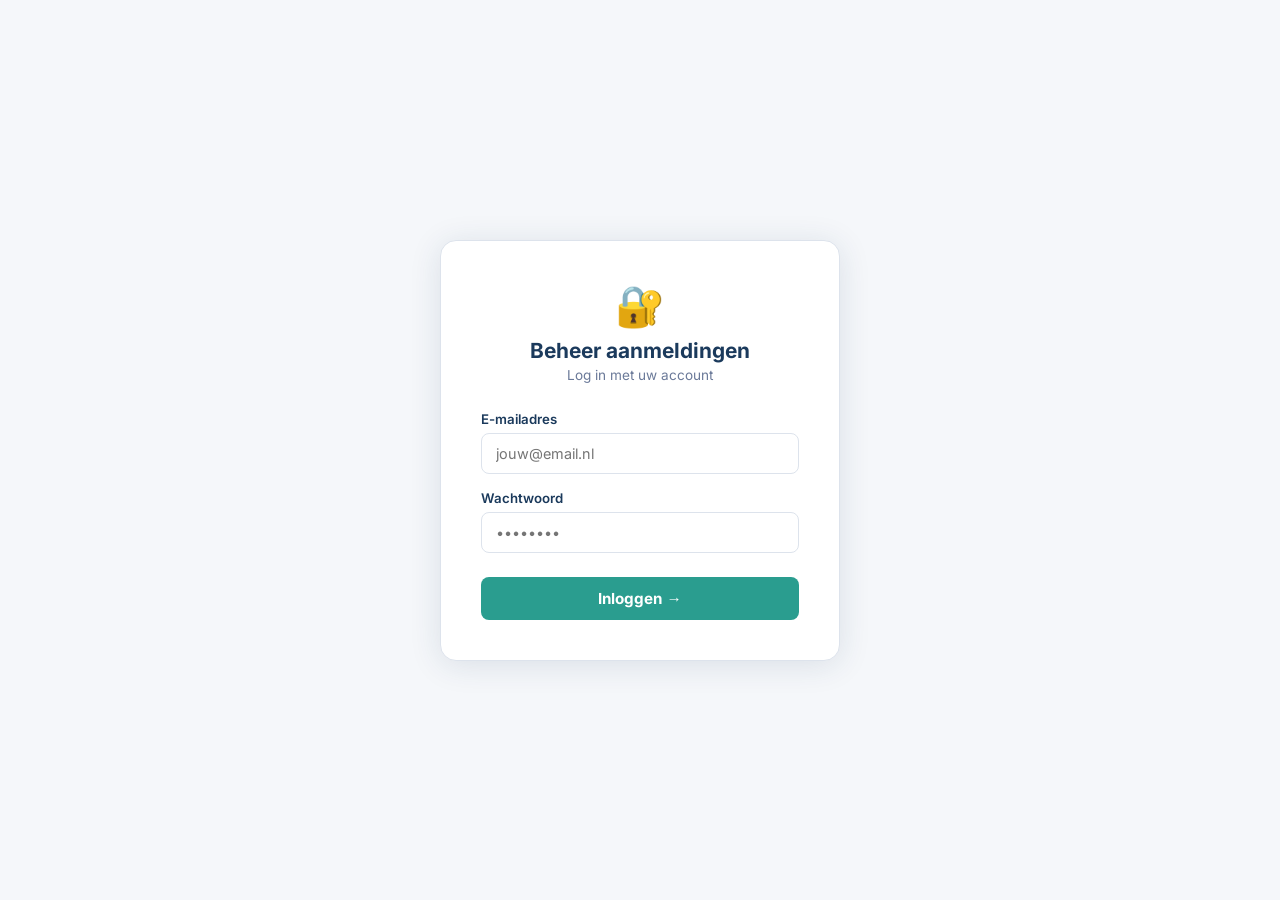
<file: index.html>
<!DOCTYPE html>
<html lang="nl">
<head>
  <meta charset="UTF-8" />
  <meta name="viewport" content="width=device-width, initial-scale=1.0" />
  <title>Beheer — Aanmeldingen</title>
  <style>
    @font-face { font-family: 'Inter'; src: url('fonts/inter-v20-latin-300.woff2') format('woff2'); font-weight: 300; font-display: swap; }
    @font-face { font-family: 'Inter'; src: url('fonts/inter-v20-latin-regular.woff2') format('woff2'); font-weight: 400; font-display: swap; }
    @font-face { font-family: 'Inter'; src: url('fonts/inter-v20-latin-500.woff2') format('woff2'); font-weight: 500; font-display: swap; }
    @font-face { font-family: 'Inter'; src: url('fonts/inter-v20-latin-600.woff2') format('woff2'); font-weight: 600; font-display: swap; }
    @font-face { font-family: 'Inter'; src: url('fonts/inter-v20-latin-700.woff2') format('woff2'); font-weight: 700; font-display: swap; }
    *, *::before, *::after { box-sizing: border-box; margin: 0; padding: 0; }
    :root {
      --navy: #1B3A5C; --teal: #2A9D8F; --teal-light: #E8F5F4;
      --grey-bg: #F5F7FA; --grey-border: #DDE3EC;
      --text: #1A1A2E; --text-muted: #6B7A99; --white: #FFFFFF;
      --green: #27AE60; --red: #E74C3C; --gold: #C9940A;
    }
    body { font-family: 'Inter', sans-serif; background: var(--grey-bg); color: var(--text); min-height: 100vh; }
    .login-wrap { min-height: 100vh; display: flex; align-items: center; justify-content: center; }
    .login-box { background: white; border-radius: 16px; padding: 40px; width: 100%; max-width: 400px; box-shadow: 0 4px 32px rgba(27,58,92,0.12); border: 1px solid var(--grey-border); }
    .login-logo { text-align: center; margin-bottom: 28px; }
    .login-logo .icon { font-size: 2.5rem; }
    .login-logo h1 { font-size: 1.3rem; font-weight: 700; color: var(--navy); margin-top: 8px; }
    .login-logo p { font-size: 0.85rem; color: var(--text-muted); margin-top: 4px; }
    .form-group { margin-bottom: 16px; }
    .form-group label { display: block; font-size: 0.83rem; font-weight: 600; color: var(--navy); margin-bottom: 6px; }
    .form-group input { width: 100%; padding: 11px 14px; border: 1.5px solid var(--grey-border); border-radius: 8px; font-family: 'Inter', sans-serif; font-size: 0.9rem; outline: none; transition: border-color 0.2s; }
    .form-group input:focus { border-color: var(--teal); box-shadow: 0 0 0 3px rgba(42,157,143,0.12); }
    .btn-login { width: 100%; padding: 12px; background: var(--teal); color: white; border: none; border-radius: 8px; font-family: 'Inter', sans-serif; font-size: 0.95rem; font-weight: 700; cursor: pointer; transition: background 0.2s; margin-top: 8px; }
    .btn-login:hover { background: #238a7e; }
    .btn-login:disabled { opacity: 0.6; cursor: not-allowed; }
    .login-fout { background: #FDE8E8; border: 1px solid var(--red); color: var(--red); border-radius: 8px; padding: 10px 14px; font-size: 0.85rem; margin-top: 12px; display: none; }
    .beheer-wrap { display: none; }
    header { background: var(--navy); padding: 16px 32px; display: flex; align-items: center; justify-content: space-between; }
    header h1 { color: white; font-size: 1.2rem; font-weight: 700; }
    .header-rechts { display: flex; align-items: center; gap: 16px; }
    .header-email { color: rgba(255,255,255,0.7); font-size: 0.85rem; }
    .btn-uitloggen { background: rgba(255,255,255,0.15); color: white; border: none; border-radius: 6px; padding: 6px 14px; font-family: 'Inter', sans-serif; font-size: 0.82rem; font-weight: 600; cursor: pointer; }
    .tabs { background: white; border-bottom: 1px solid var(--grey-border); padding: 0 32px; display: flex; }
    .tab { padding: 16px 24px; font-size: 0.875rem; font-weight: 600; color: var(--text-muted); cursor: pointer; border-bottom: 3px solid transparent; transition: all 0.2s; }
    .tab:hover { color: var(--navy); }
    .tab.actief { color: var(--teal); border-bottom-color: var(--teal); }
    .tab-badge { display: inline-block; background: #FEF3CD; color: #856404; font-size: 0.68rem; font-weight: 700; padding: 1px 6px; border-radius: 999px; margin-left: 6px; }
    .container { max-width: 1000px; margin: 32px auto; padding: 0 24px; }
    .tab-content { display: none; }
    .tab-content.actief { display: block; }
    .stats { display: grid; grid-template-columns: repeat(3, 1fr); gap: 16px; margin-bottom: 32px; }
    .stat-card { background: white; border-radius: 12px; padding: 20px 24px; border: 1px solid var(--grey-border); }
    .stat-card .num { font-size: 2rem; font-weight: 700; color: var(--navy); }
    .stat-card .label { font-size: 0.85rem; color: var(--text-muted); margin-top: 4px; }
    .sectie-titel { font-size: 1rem; font-weight: 700; color: var(--navy); margin-bottom: 16px; display: flex; align-items: center; gap: 8px; }
    .badge { display: inline-block; background: #FEF3CD; color: #856404; font-size: 0.72rem; font-weight: 700; padding: 2px 8px; border-radius: 999px; }
    .kaart { background: white; border: 1px solid var(--grey-border); border-radius: 16px; padding: 24px; margin-bottom: 16px; }
    .kaart-header { display: flex; justify-content: space-between; align-items: flex-start; margin-bottom: 16px; }
    .kaart-naam { font-size: 1.1rem; font-weight: 700; color: var(--navy); }
    .kaart-tier { display: inline-block; font-size: 0.72rem; font-weight: 700; padding: 3px 10px; border-radius: 999px; margin-left: 8px; }
    .tier-basis { background: var(--teal-light); color: var(--teal); }
    .tier-plus { background: #EAF0FB; color: #1A5276; }
    .tier-partner { background: #FEF9E7; color: var(--gold); }
    .kaart-info { display: grid; grid-template-columns: 1fr 1fr; gap: 12px; margin-bottom: 16px; }
    .info-item { font-size: 0.85rem; }
    .info-label { color: var(--text-muted); font-size: 0.75rem; font-weight: 600; text-transform: uppercase; letter-spacing: 0.05em; margin-bottom: 2px; }
    .info-waarde { color: var(--text); }
    .disciplines { display: flex; flex-wrap: wrap; gap: 6px; margin-bottom: 16px; }
    .disc-tag { background: var(--teal-light); color: var(--teal); font-size: 0.75rem; font-weight: 600; padding: 3px 10px; border-radius: 999px; }
    .kaart-acties { display: flex; gap: 12px; padding-top: 16px; border-top: 1px solid var(--grey-border); flex-wrap: wrap; }
    .btn { padding: 10px 20px; border-radius: 8px; border: none; font-family: 'Inter', sans-serif; font-size: 0.875rem; font-weight: 600; cursor: pointer; transition: all 0.2s; }
    .btn-goedkeuren { background: var(--green); color: white; }
    .btn-goedkeuren:hover { background: #219A52; }
    .btn-afwijzen { background: none; border: 1.5px solid var(--red); color: var(--red); }
    .btn-afwijzen:hover { background: var(--red); color: white; }
    .btn-subcat { background: var(--teal); color: white; font-size: 0.82rem; padding: 8px 16px; }
    .btn-subcat:hover { background: #238a7e; }
    .btn:disabled { opacity: 0.5; cursor: not-allowed; }
    .leeg { text-align: center; padding: 48px; color: var(--text-muted); }
    .leeg .icon { font-size: 3rem; margin-bottom: 12px; }
    .beschrijving { background: var(--grey-bg); border-radius: 8px; padding: 12px 14px; font-size: 0.875rem; color: var(--text-muted); margin-bottom: 16px; font-style: italic; }
    .datum { font-size: 0.78rem; color: var(--text-muted); }
    .therapeut-foto { width: 64px; height: 64px; border-radius: 50%; object-fit: cover; border: 2px solid var(--grey-border); flex-shrink: 0; }
    .therapeut-avatar { width: 64px; height: 64px; border-radius: 50%; background: var(--teal-light); display: flex; align-items: center; justify-content: center; font-size: 1.5rem; flex-shrink: 0; }
    .therapeut-header { display: flex; gap: 16px; align-items: center; margin-bottom: 16px; }
    .therapeut-info { flex: 1; }

    /* SUBCATEGORIE BEHEER */
    .subcat-toggle { background: none; border: 1.5px solid var(--grey-border); border-radius: 8px; padding: 8px 16px; font-family: 'Inter', sans-serif; font-size: 0.82rem; font-weight: 600; color: var(--text-muted); cursor: pointer; transition: all 0.2s; display: flex; align-items: center; gap: 8px; }
    .subcat-toggle:hover { border-color: var(--teal); color: var(--teal); }
    .subcat-toggle.open { border-color: var(--teal); color: var(--teal); background: var(--teal-light); }
    .subcat-beheer { background: var(--grey-bg); border-radius: 10px; padding: 16px; margin-top: 12px; display: none; }
    .subcat-beheer.open { display: block; }
    .subcat-groep { margin-bottom: 14px; }
    .subcat-groep-naam { font-size: 0.72rem; font-weight: 700; color: var(--text-muted); text-transform: uppercase; letter-spacing: 0.08em; margin-bottom: 8px; }
    .subcat-checkboxen { display: flex; flex-wrap: wrap; gap: 8px; }
    .subcat-check { display: flex; align-items: center; gap: 6px; background: white; border: 1.5px solid var(--grey-border); border-radius: 8px; padding: 6px 12px; cursor: pointer; transition: all 0.2s; font-size: 0.8rem; }
    .subcat-check:hover { border-color: var(--teal); }
    .subcat-check.aangevinkt { background: var(--teal-light); border-color: var(--teal); color: var(--teal); font-weight: 600; }
    .subcat-check input { display: none; }
    .subcat-opslaan-melding { font-size: 0.78rem; color: var(--green); margin-top: 8px; display: none; }
  </style>
</head>
<body>

<div class="login-wrap" id="login-scherm">
  <div class="login-box">
    <div class="login-logo">
      <div class="icon">🔐</div>
      <h1>Beheer aanmeldingen</h1>
      <p>Log in met uw account</p>
    </div>
    <div class="form-group">
      <label>E-mailadres</label>
      <input type="email" id="login-email" placeholder="jouw@email.nl" />
    </div>
    <div class="form-group">
      <label>Wachtwoord</label>
      <input type="password" id="login-wachtwoord" placeholder="••••••••" onkeydown="if(event.key==='Enter') inloggen()" />
    </div>
    <button class="btn-login" onclick="inloggen()" id="login-knop">Inloggen →</button>
    <div class="login-fout" id="login-fout">Ongeldig e-mailadres of wachtwoord.</div>
  </div>
</div>

<div class="beheer-wrap" id="beheer-scherm">
  <header>
    <h1>🗂 Beheer — Aanmeldingen</h1>
    <div class="header-rechts">
      <span class="header-email" id="header-email"></span>
      <button class="btn-uitloggen" onclick="uitloggen()">Uitloggen</button>
    </div>
  </header>

  <div class="tabs">
    <div class="tab actief" onclick="toonTab('praktijken')">Praktijken <span class="tab-badge" id="badge-praktijken">0</span></div>
    <div class="tab" onclick="toonTab('therapeuten')">Therapeuten <span class="tab-badge" id="badge-therapeuten">0</span></div>
    <div class="tab" onclick="toonTab('wijzigingen')">Wijzigingen <span class="tab-badge" id="badge-wijzigingen">0</span></div>
  </div>

  <div class="container">

    <div class="tab-content actief" id="tab-praktijken">
      <div class="stats">
        <div class="stat-card"><div class="num" id="stat-wachtend-p">—</div><div class="label">Wachtend op goedkeuring</div></div>
        <div class="stat-card"><div class="num" id="stat-actief-p">—</div><div class="label">Actieve praktijken</div></div>
        <div class="stat-card"><div class="num" id="stat-totaal-p">—</div><div class="label">Totaal aanmeldingen</div></div>
      </div>
      <div class="sectie-titel">Wachtend op goedkeuring <span class="badge" id="badge-p-aantal">0</span></div>
      <div id="praktijken-lijst"><div class="leeg"><div class="icon">⏳</div>Laden...</div></div>
      <div class="sectie-titel" style="margin-top:40px">Actieve praktijken & codes</div>
      <div id="praktijken-actief-lijst"><div class="leeg"><div class="icon">⏳</div>Laden...</div></div>
    </div>

    <div class="tab-content" id="tab-therapeuten">
      <div class="stats">
        <div class="stat-card"><div class="num" id="stat-wachtend-t">—</div><div class="label">Wachtend op goedkeuring</div></div>
        <div class="stat-card"><div class="num" id="stat-actief-t">—</div><div class="label">Actieve therapeuten</div></div>
        <div class="stat-card"><div class="num" id="stat-totaal-t">—</div><div class="label">Totaal aanmeldingen</div></div>
      </div>
      <div class="sectie-titel">Wachtend op goedkeuring <span class="badge" id="badge-t-aantal">0</span></div>
      <div id="therapeuten-lijst"><div class="leeg"><div class="icon">⏳</div>Laden...</div></div>
      <div class="sectie-titel" style="margin-top:40px">Actieve therapeuten & specialisaties</div>
      <div id="therapeuten-actief-lijst"><div class="leeg"><div class="icon">⏳</div>Laden...</div></div>
    </div>

    <div class="tab-content" id="tab-wijzigingen">
      <div class="sectie-titel">Openstaande profielwijzigingen <span class="badge" id="badge-w-aantal">0</span></div>
      <div id="wijzigingen-lijst"><div class="leeg"><div class="icon">⏳</div>Laden...</div></div>
    </div>

  </div>
</div>

<script>
  const SUPABASE_URL = 'https://islujznszevdynguhjdc.supabase.co';
  const RESEND_API_KEY = 're_4R1WMSAN_BoCLu5oUFf7XkECZhyxEpS3s';
  const INVITE_FUNCTION_URL = 'https://islujznszevdynguhjdc.supabase.co/functions/v1/smart-worker';
  const ANON_KEY = 'eyJhbGciOiJIUzI1NiIsInR5cCI6IkpXVCJ9.eyJpc3MiOiJzdXBhYmFzZSIsInJlZiI6ImlzbHVqem5zemV2ZHluZ3VoamRjIiwicm9sZSI6ImFub24iLCJpYXQiOjE3ODE2NDYzMDAsImV4cCI6MjA5NzIyMjMwMH0.wh3RXZRKfpfArr3YBYu8ktE7xv1inwDD72Vq3LJl3QQ';
  let toegangsToken = null;

  // Alle subcategorieën gegroepeerd per hoofdcategorie
  const SUBCATEGORIEEN = [
    {
      naam: 'Kansrijk opgroeien', subcats: [
        {id:1,naam:'Motorische ontwikkeling'},{id:2,naam:'Schrijven en fijne motoriek'},
        {id:3,naam:'Sport, groei en blessures'},{id:4,naam:'Houding en wervelkolom'},
        {id:5,naam:'Ademhaling'},{id:6,naam:'Zuigeling en jong kind'},
        {id:7,naam:'Sensorische prikkelverwerking'},{id:8,naam:'Revalidatie en operatie'},
        {id:9,naam:'Complexe ontwikkeling'},{id:10,naam:'Manuele therapie bij kinderen'}
      ]
    },
    {
      naam: 'Gezond oud worden', subcats: [
        {id:11,naam:'Kwetsbaarheid en mobiliteit'},{id:12,naam:'Valpreventie en balans'},
        {id:13,naam:'Dementie en bewegen'},{id:14,naam:'Herstel na ziekenhuisopname'},
        {id:15,naam:'Voorbereiding op operatie'},{id:16,naam:'Revalidatie na operatie'},
        {id:17,naam:'Sport, bewegen en overbelasting'},{id:18,naam:'Ouderen met levenslange beperking'}
      ]
    },
    {
      naam: 'Neurologie', subcats: [
        {id:19,naam:'CVA en NAH'},{id:20,naam:'Parkinson'},
        {id:21,naam:'MS'},{id:22,naam:'Neuromusculaire aandoeningen'},
        {id:23,naam:'Duizeligheid en evenwicht'}
      ]
    },
    {
      naam: 'Mentale gezondheid', subcats: [
        {id:24,naam:'Psychosomatische klachten'},{id:25,naam:'Ademhaling en hyperventilatie'},
        {id:26,naam:'Functionele neurologische stoornis'}
      ]
    },
    {
      naam: 'Chronische zorg', subcats: [
        {id:27,naam:'Longklachten'},{id:28,naam:'Etalagebenen'},
        {id:29,naam:'Hartrevalidatie'},{id:30,naam:'Oncologische revalidatie'},
        {id:31,naam:'Chronische pijn'},{id:32,naam:'Chronische vermoeidheid'},
        {id:33,naam:'Diabetes en bewegen'},{id:34,naam:'Reuma, artrose en botgezondheid'},
        {id:35,naam:'Voorbereiding op operatie'}
      ]
    },
    {
      naam: 'Rug, nek en bekken', subcats: [
        {id:36,naam:'Lage rugklachten'},{id:37,naam:'Nekklachten'},
        {id:38,naam:'Bekkenklachten'},{id:39,naam:'Houding en scoliose'},
        {id:40,naam:'Revalidatie na operatie'},{id:41,naam:'Sport, bewegen en overbelasting'},
        {id:42,naam:'Voorbereiding op operatie'}
      ]
    },
    {
      naam: 'Benen', subcats: [
        {id:43,naam:'Heup, lies en bovenbeen'},{id:44,naam:'Knie en onderbeen'},
        {id:45,naam:'Enkel en voet'},{id:46,naam:'Artroseprogramma\'s'},
        {id:47,naam:'Revalidatie na operatie'},{id:48,naam:'Voorbereiding op operatie'},
        {id:49,naam:'Sport, bewegen en overbelasting'}
      ]
    },
    {
      naam: 'Armen', subcats: [
        {id:50,naam:'Schouder en bovenarm'},{id:51,naam:'Elleboog en onderarm'},
        {id:52,naam:'Pols en hand'},{id:53,naam:'Revalidatie na operatie'},
        {id:54,naam:'Voorbereiding op operatie'},{id:55,naam:'Sport, bewegen en overbelasting'}
      ]
    },
    {
      naam: 'Behandelvormen', subcats: [
        {id:56,naam:'Manuele therapie'},{id:57,naam:'Sportfysiotherapie'},
        {id:58,naam:'Dry needling'},{id:59,naam:'Echografie'},
        {id:60,naam:'Shockwave'},{id:61,naam:'Oedeem en lymfe'},
        {id:62,naam:'Kaakfysiotherapie'},{id:63,naam:'Leefstijl en beweegprogramma\'s'},
        {id:64,naam:'Groepsprogramma\'s'},{id:65,naam:'EPTE'},
        {id:66,naam:'Bekkenfysiotherapie en MAPLe'}
      ]
    }
  ];

  async function inloggen() {
    const email = document.getElementById('login-email').value.trim();
    const wachtwoord = document.getElementById('login-wachtwoord').value;
    const knop = document.getElementById('login-knop');
    const fout = document.getElementById('login-fout');
    if (!email || !wachtwoord) { fout.style.display = 'block'; fout.textContent = 'Vul e-mail en wachtwoord in.'; return; }
    knop.textContent = 'Inloggen...'; knop.disabled = true; fout.style.display = 'none';
    const resp = await fetch(`${SUPABASE_URL}/auth/v1/token?grant_type=password`, {
      method: 'POST',
      headers: { 'apikey': ANON_KEY, 'Content-Type': 'application/json' },
      body: JSON.stringify({ email, password: wachtwoord })
    });
    const data = await resp.json();
    if (!resp.ok || !data.access_token) {
      fout.style.display = 'block'; fout.textContent = 'Ongeldig e-mailadres of wachtwoord.';
      knop.textContent = 'Inloggen →'; knop.disabled = false; return;
    }
    toegangsToken = data.access_token;
    document.getElementById('header-email').textContent = data.user.email;
    document.getElementById('login-scherm').style.display = 'none';
    document.getElementById('beheer-scherm').style.display = 'block';
    laadAlles();
  }

  function uitloggen() {
    toegangsToken = null;
    document.getElementById('login-scherm').style.display = 'flex';
    document.getElementById('beheer-scherm').style.display = 'none';
    document.getElementById('login-email').value = '';
    document.getElementById('login-wachtwoord').value = '';
  }

  function getHeaders() {
    return { 'apikey': ANON_KEY, 'Authorization': `Bearer ${toegangsToken}`, 'Content-Type': 'application/json', 'Prefer': 'return=representation' };
  }

  function toonTab(naam) {
    document.querySelectorAll('.tab').forEach(t => t.classList.remove('actief'));
    document.querySelectorAll('.tab-content').forEach(t => t.classList.remove('actief'));
    document.querySelector(`.tab[onclick*="${naam}"]`).classList.add('actief');
    document.getElementById(`tab-${naam}`).classList.add('actief');
  }

  async function laadAlles() {
    await laadPraktijken();
    await laadTherapeutenBeheer();
    await laadProfielWijzigingen();
  }

  async function laadPraktijken() {
    const resp = await fetch(`${SUPABASE_URL}/rest/v1/praktijken?select=*&order=aangemeld_op.desc`, { headers: getHeaders() });
    const praktijken = await resp.json();
    const wachtend = praktijken.filter(p => !p.actief);
    const actief = praktijken.filter(p => p.actief);
    document.getElementById('stat-wachtend-p').textContent = wachtend.length;
    document.getElementById('stat-actief-p').textContent = actief.length;
    document.getElementById('stat-totaal-p').textContent = praktijken.length;
    document.getElementById('badge-p-aantal').textContent = wachtend.length;
    document.getElementById('badge-praktijken').textContent = wachtend.length;

    const actiefLijst = document.getElementById('praktijken-actief-lijst');
    if (actief.length === 0) {
      actiefLijst.innerHTML = `<div class="leeg"><div class="icon">🏥</div><div>Geen actieve praktijken</div></div>`;
    } else {
      actiefLijst.innerHTML = `
        <table style="width:100%;border-collapse:collapse;background:white;border-radius:12px;overflow:hidden;border:1px solid var(--grey-border)">
          <thead><tr style="background:var(--grey-bg)">
            <th style="text-align:left;padding:12px 16px;font-size:0.75rem;font-weight:700;text-transform:uppercase;color:var(--text-muted)">Praktijk</th>
            <th style="text-align:left;padding:12px 16px;font-size:0.75rem;font-weight:700;text-transform:uppercase;color:var(--text-muted)">Adres</th>
            <th style="text-align:left;padding:12px 16px;font-size:0.75rem;font-weight:700;text-transform:uppercase;color:var(--text-muted)">Pakket</th>
            <th style="text-align:left;padding:12px 16px;font-size:0.75rem;font-weight:700;text-transform:uppercase;color:var(--text-muted)">Praktijkcode</th>
            <th style="text-align:left;padding:12px 16px;font-size:0.75rem;font-weight:700;text-transform:uppercase;color:var(--text-muted)">Contactpersoon</th>
          </tr></thead>
          <tbody>
            ${actief.map((p, i) => `
              <tr style="border-top:1px solid var(--grey-border);${i % 2 === 1 ? 'background:var(--grey-bg)' : ''}">
                <td style="padding:12px 16px;font-size:0.875rem;font-weight:600;color:var(--navy)">${p.naam}</td>
                <td style="padding:12px 16px;font-size:0.875rem;color:var(--text-muted)">${p.straat || '—'}, ${p.stad || '—'}</td>
                <td style="padding:12px 16px"><span class="kaart-tier tier-${p.tier || 'basis'}">${p.tier || 'basis'}</span></td>
                <td style="padding:12px 16px;font-family:monospace;font-weight:700;color:var(--teal);font-size:0.95rem;letter-spacing:0.1em">${p.praktijk_code || '—'}</td>
                <td style="padding:12px 16px;font-size:0.82rem;color:var(--text-muted)">${p.contact_voornaam || ''} ${p.contact_achternaam || ''}<br><span style="font-size:0.75rem">${p.contact_email || ''}</span></td>
              </tr>`).join('')}
          </tbody>
        </table>`;
    }

    const lijst = document.getElementById('praktijken-lijst');
    if (wachtend.length === 0) {
      lijst.innerHTML = `<div class="leeg"><div class="icon">✅</div><div>Geen praktijken wachtend op goedkeuring</div></div>`;
      return;
    }
    lijst.innerHTML = wachtend.map(p => `
      <div class="kaart" id="kaart-p-${p.id}">
        <div class="kaart-header">
          <div><span class="kaart-naam">${p.naam}</span><span class="kaart-tier tier-${p.tier || 'basis'}">${p.tier || 'basis'}</span></div>
          <span class="datum">${new Date(p.aangemeld_op).toLocaleDateString('nl-NL', {day:'numeric', month:'long', year:'numeric'})}</span>
        </div>
        <div class="kaart-info">
          <div class="info-item"><div class="info-label">Adres</div><div class="info-waarde">${p.straat || '—'}, ${p.stad || '—'}</div></div>
          <div class="info-item"><div class="info-label">Website</div><div class="info-waarde">${p.website ? `<a href="${p.website}" target="_blank">${p.website}</a>` : '—'}</div></div>
          <div class="info-item"><div class="info-label">Contact</div><div class="info-waarde">${p.contact_voornaam || ''} ${p.contact_achternaam || ''}</div></div>
          <div class="info-item"><div class="info-label">E-mail</div><div class="info-waarde">${p.contact_email || '—'}</div></div>
          <div class="info-item"><div class="info-label">Telefoon</div><div class="info-waarde">${p.telefoon || '—'}</div></div>
          <div class="info-item"><div class="info-label">Praktijkcode</div><div class="info-waarde" style="font-family:monospace;font-weight:700;color:var(--teal)">${p.praktijk_code || '—'}</div></div>
        </div>
        ${p.beschrijving ? `<div class="beschrijving">"${p.beschrijving}"</div>` : ''}
        <div class="kaart-acties">
          <button class="btn btn-goedkeuren" onclick="goedkeurenPraktijk(${p.id})">✓ Goedkeuren</button>
          <button class="btn btn-afwijzen" onclick="afwijzenPraktijk(${p.id})">✕ Afwijzen</button>
        </div>
      </div>`).join('');
  }

  async function laadTherapeutenBeheer() {
    // Haal therapeuten en hun huidige subcategorie koppelingen op
    const [tResp, scResp] = await Promise.all([
      fetch(`${SUPABASE_URL}/rest/v1/therapeuten?select=*&order=aangemeld_op.desc`, { headers: getHeaders() }),
      fetch(`${SUPABASE_URL}/rest/v1/therapeut_subcategorieen?select=therapeut_id,subcategorie_id`, { headers: getHeaders() })
    ]);
    const therapeuten = await tResp.json();
    const allekoppelingen = await scResp.json();

    const wachtend = therapeuten.filter(t => !t.actief);
    const actief = therapeuten.filter(t => t.actief);
    document.getElementById('stat-wachtend-t').textContent = wachtend.length;
    document.getElementById('stat-actief-t').textContent = actief.length;
    document.getElementById('stat-totaal-t').textContent = therapeuten.length;
    document.getElementById('badge-t-aantal').textContent = wachtend.length;
    document.getElementById('badge-therapeuten').textContent = wachtend.length;

    // Render actieve therapeuten MET subcategorie beheer
    const actiefLijst = document.getElementById('therapeuten-actief-lijst');
    if (actief.length === 0) {
      actiefLijst.innerHTML = `<div class="leeg"><div class="icon">👤</div><div>Geen actieve therapeuten</div></div>`;
    } else {
      actiefLijst.innerHTML = actief.map(t => {
        const naam = `${t.voornaam} ${t.achternaam}`;
        const huidigeSubcats = allekoppelingen.filter(k => k.therapeut_id === t.id).map(k => k.subcategorie_id);
        const fotoHtml = t.foto_url
          ? `<img class="therapeut-foto" src="${t.foto_url}" alt="${naam}" onerror="this.style.display='none';this.nextElementSibling.style.display='flex'" /><div class="therapeut-avatar" style="display:none">👤</div>`
          : `<div class="therapeut-avatar">👤</div>`;

        const subcatHTML = SUBCATEGORIEEN.map(groep => `
          <div class="subcat-groep">
            <div class="subcat-groep-naam">${groep.naam}</div>
            <div class="subcat-checkboxen">
              ${groep.subcats.map(sc => `
                <label class="subcat-check ${huidigeSubcats.includes(sc.id) ? 'aangevinkt' : ''}" id="sc-label-${t.id}-${sc.id}">
                  <input type="checkbox" ${huidigeSubcats.includes(sc.id) ? 'checked' : ''} onchange="toggleSubcatCheck(${t.id}, ${sc.id}, this)" />
                  ${huidigeSubcats.includes(sc.id) ? '✓ ' : ''}${sc.naam}
                </label>`).join('')}
            </div>
          </div>`).join('');

        return `
          <div class="kaart" id="kaart-ta-${t.id}" style="border-left:3px solid var(--green)">
            <div class="therapeut-header">
              ${fotoHtml}
              <div class="therapeut-info">
                <div class="kaart-naam">${naam}</div>
                <div style="font-size:0.82rem;color:var(--text-muted)">${t.email || ''}</div>
              </div>
              <span class="datum">${new Date(t.aangemeld_op).toLocaleDateString('nl-NL', {day:'numeric', month:'long', year:'numeric'})}</span>
            </div>
            ${t.bio ? `<div class="beschrijving">"${t.bio}"</div>` : ''}
            <button class="subcat-toggle" id="subcat-toggle-${t.id}" onclick="toggleSubcatBeheer(${t.id})">
              🏷 Specialisaties bewerken <span id="subcat-count-${t.id}">(${huidigeSubcats.length})</span> ▼
            </button>
            <div class="subcat-beheer" id="subcat-beheer-${t.id}">
              ${subcatHTML}
              <div class="subcat-opslaan-melding" id="subcat-melding-${t.id}">✓ Opgeslagen</div>
            </div>
            <div class="kaart-acties">
              <button class="btn btn-afwijzen" onclick="deactiverenTherapeut(${t.id})">⏸ Deactiveren</button>
              <button class="btn" style="background:var(--red);color:white" onclick="verwijderenTherapeut(${t.id})">🗑 Verwijderen</button>
            </div>
          </div>`;
      }).join('');
    }

    // Wachtende therapeuten
    const lijst = document.getElementById('therapeuten-lijst');
    if (wachtend.length === 0) {
      lijst.innerHTML = `<div class="leeg"><div class="icon">✅</div><div>Geen therapeuten wachtend op goedkeuring</div></div>`;
      return;
    }
    lijst.innerHTML = wachtend.map(t => {
      const naam = `${t.voornaam} ${t.achternaam}`;
      const fotoHtml = t.foto_url
        ? `<img class="therapeut-foto" src="${t.foto_url}" alt="${naam}" onerror="this.style.display='none';this.nextElementSibling.style.display='flex'" /><div class="therapeut-avatar" style="display:none">👤</div>`
        : `<div class="therapeut-avatar">👤</div>`;
      return `
        <div class="kaart" id="kaart-t-${t.id}">
          <div class="therapeut-header">
            ${fotoHtml}
            <div class="therapeut-info">
              <div class="kaart-naam">${naam}</div>
              <div style="font-size:0.82rem;color:var(--text-muted)">${t.email || ''}</div>
            </div>
            <span class="datum">${new Date(t.aangemeld_op).toLocaleDateString('nl-NL', {day:'numeric', month:'long', year:'numeric'})}</span>
          </div>
          ${t.bio ? `<div class="beschrijving">"${t.bio}"</div>` : ''}
          <div class="kaart-acties">
            <button class="btn btn-goedkeuren" onclick="goedkeurenTherapeut(${t.id}, '${t.email}')">✓ Goedkeuren</button>
            <button class="btn btn-afwijzen" onclick="afwijzenTherapeut(${t.id})">✕ Afwijzen</button>
          </div>
        </div>`;
    }).join('');
  }

  function toggleSubcatBeheer(id) {
    const beheer = document.getElementById(`subcat-beheer-${id}`);
    const toggle = document.getElementById(`subcat-toggle-${id}`);
    const open = beheer.classList.toggle('open');
    toggle.classList.toggle('open', open);
    toggle.innerHTML = toggle.innerHTML.replace(open ? '▼' : '▲', open ? '▲' : '▼');
  }

  async function toggleSubcatCheck(therapeutId, subcatId, checkbox) {
    const label = document.getElementById(`sc-label-${therapeutId}-${subcatId}`);
    if (checkbox.checked) {
      // Toevoegen
      await fetch(`${SUPABASE_URL}/rest/v1/therapeut_subcategorieen`, {
        method: 'POST',
        headers: { ...getHeaders(), 'Prefer': 'return=minimal' },
        body: JSON.stringify({ therapeut_id: therapeutId, subcategorie_id: subcatId, niveau: 'basis' })
      });
      label.classList.add('aangevinkt');
      label.innerHTML = `<input type="checkbox" checked onchange="toggleSubcatCheck(${therapeutId}, ${subcatId}, this)" /> ✓ ${label.textContent.replace('✓ ', '').trim()}`;
    } else {
      // Verwijderen
      await fetch(`${SUPABASE_URL}/rest/v1/therapeut_subcategorieen?therapeut_id=eq.${therapeutId}&subcategorie_id=eq.${subcatId}`, {
        method: 'DELETE',
        headers: getHeaders()
      });
      label.classList.remove('aangevinkt');
      label.innerHTML = `<input type="checkbox" onchange="toggleSubcatCheck(${therapeutId}, ${subcatId}, this)" /> ${label.textContent.replace('✓ ', '').trim()}`;
    }
    // Toon bevestiging
    const melding = document.getElementById(`subcat-melding-${therapeutId}`);
    melding.style.display = 'block';
    setTimeout(() => { melding.style.display = 'none'; }, 2000);
  }

  async function laadProfielWijzigingen() {
    const resp = await fetch(`${SUPABASE_URL}/rest/v1/profiel_wijzigingen?verwerkt=eq.false&order=ingediend_op.desc`, { headers: getHeaders() });
    const wijzigingen = await resp.json();
    document.getElementById('badge-wijzigingen').textContent = wijzigingen.length;
    document.getElementById('badge-w-aantal').textContent = wijzigingen.length;
    const lijst = document.getElementById('wijzigingen-lijst');
    if (wijzigingen.length === 0) {
      lijst.innerHTML = `<div class="leeg"><div class="icon">✅</div><div>Geen openstaande wijzigingen</div></div>`;
      return;
    }
    lijst.innerHTML = wijzigingen.map(w => `
      <div class="kaart" id="kaart-w-${w.id}">
        <div class="kaart-header">
          <div><span class="kaart-naam">${w.therapeut_naam || '—'}</span></div>
          <span class="datum">${new Date(w.ingediend_op).toLocaleDateString('nl-NL', {day:'numeric', month:'long', year:'numeric'})}</span>
        </div>
        <div class="kaart-info">
          ${w.nieuw_telefoon ? `<div class="info-item"><div class="info-label">Nieuw telefoonnummer</div><div class="info-waarde">${w.nieuw_telefoon}</div></div>` : ''}
          ${w.nieuw_foto_url ? `<div class="info-item"><div class="info-label">Nieuwe foto</div><div class="info-waarde"><a href="${w.nieuw_foto_url}" target="_blank">Bekijk foto →</a></div></div>` : ''}
          ${w.nieuw_bio ? `<div class="info-item" style="grid-column:1/-1"><div class="info-label">Nieuwe bio</div><div class="info-waarde">${w.nieuw_bio}</div></div>` : ''}
        </div>
        <div class="kaart-acties">
          <button class="btn btn-goedkeuren" onclick="verwerkenWijziging(${w.id})">✓ Verwerkt</button>
          <button class="btn btn-afwijzen" onclick="afwijzenWijziging(${w.id})">✕ Afwijzen</button>
        </div>
      </div>`).join('');
  }

  async function goedkeurenPraktijk(id) {
    if (!confirm('Praktijk goedkeuren en bevestigingsmail sturen?')) return;
    const kaart = document.getElementById(`kaart-p-${id}`);
    kaart.querySelectorAll('.btn').forEach(b => b.disabled = true);
    const resp = await fetch(`${SUPABASE_URL}/rest/v1/praktijken?id=eq.${id}&select=*`, { headers: getHeaders() });
    const [praktijk] = await resp.json();
    await fetch(`${SUPABASE_URL}/rest/v1/praktijken?id=eq.${id}`, { method: 'PATCH', headers: getHeaders(), body: JSON.stringify({ actief: true }) });
    if (praktijk.contact_email || praktijk.email) {
      const ontvangerEmail = praktijk.contact_email || praktijk.email;
      const ontvangerNaam = praktijk.contact_voornaam ? `${praktijk.contact_voornaam} ${praktijk.contact_achternaam || ''}` : praktijk.naam;
      try {
        await fetch('https://api.resend.com/emails', {
          method: 'POST',
          headers: { 'Content-Type': 'application/json', 'Authorization': `Bearer ${RESEND_API_KEY}` },
          body: JSON.stringify({
            from: 'Enkel Voet Netwerk <info@enkelvoet.net>',
            to: [ontvangerEmail],
            subject: 'Welkom bij het Enkel Voet Netwerk – uw praktijkcode',
            html: `<div style="font-family:Inter,Arial,sans-serif;max-width:560px;margin:0 auto;padding:32px 24px">
              <h1 style="color:#1B3A5C">Welkom bij het Enkel Voet Netwerk!</h1>
              <p style="color:#6B7A99">Beste ${ontvangerNaam}, uw praktijk <strong>${praktijk.naam}</strong> is goedgekeurd.</p>
              <div style="background:#F5F7FA;border:2px solid #2A9D8F;border-radius:12px;padding:20px;text-align:center;margin:24px 0">
                <div style="font-size:0.78rem;color:#6B7A99;margin-bottom:8px">PRAKTIJKCODE</div>
                <div style="font-size:2rem;font-weight:700;color:#1B3A5C;font-family:monospace">${praktijk.praktijk_code}</div>
              </div>
              <p style="color:#6B7A99;font-size:0.85rem">Therapeuten aanmelden via: <a href="https://enkelvoet.net/therapeut-worden.html" style="color:#2A9D8F">enkelvoet.net/therapeut-worden.html</a></p>
            </div>`
          })
        });
        alert(`✓ Praktijk goedgekeurd. Mail verstuurd naar ${ontvangerEmail}.`);
      } catch(e) { alert(`Praktijk goedgekeurd. Praktijkcode: ${praktijk.praktijk_code}`); }
    }
    kaart.style.opacity = '0'; kaart.style.transition = 'opacity 0.3s';
    setTimeout(() => { kaart.remove(); laadPraktijken(); }, 400);
  }

  async function afwijzenPraktijk(id) {
    if (!confirm('Praktijk afwijzen en verwijderen?')) return;
    const kaart = document.getElementById(`kaart-p-${id}`);
    kaart.querySelectorAll('.btn').forEach(b => b.disabled = true);
    await fetch(`${SUPABASE_URL}/rest/v1/praktijken?id=eq.${id}`, { method: 'DELETE', headers: getHeaders() });
    kaart.style.opacity = '0'; kaart.style.transition = 'opacity 0.3s';
    setTimeout(() => { kaart.remove(); laadPraktijken(); }, 400);
  }

  async function goedkeurenTherapeut(id, email) {
    if (!confirm(`Therapeut goedkeuren en uitnodigingsmail sturen naar ${email}?`)) return;
    const kaart = document.getElementById(`kaart-t-${id}`);
    kaart.querySelectorAll('.btn').forEach(b => b.disabled = true);
    await fetch(`${SUPABASE_URL}/rest/v1/therapeuten?id=eq.${id}`, { method: 'PATCH', headers: getHeaders(), body: JSON.stringify({ actief: true }) });
    // Automatisch koppelen aan enkel & voet subcategorieën
    const defaultSubcats = [45, 47, 48, 49];
    for (const scId of defaultSubcats) {
      await fetch(`${SUPABASE_URL}/rest/v1/therapeut_subcategorieen`, {
        method: 'POST', headers: { ...getHeaders(), 'Prefer': 'return=minimal' },
        body: JSON.stringify({ therapeut_id: id, subcategorie_id: scId, niveau: 'basis' })
      }).catch(() => {});
    }
    try {
      const inviteResp = await fetch(INVITE_FUNCTION_URL, {
        method: 'POST',
        headers: { 'Content-Type': 'application/json', 'Authorization': `Bearer ${toegangsToken}` },
        body: JSON.stringify({ email, redirect_to: 'https://enkelvoet.net/mijn-profiel.html' })
      });
      alert(inviteResp.ok ? `✓ Therapeut goedgekeurd. Uitnodigingsmail verstuurd naar ${email}.` : `Therapeut goedgekeurd, maar mail mislukt.`);
    } catch(e) { alert(`Therapeut goedgekeurd, maar mail mislukt.`); }
    kaart.style.opacity = '0'; kaart.style.transition = 'opacity 0.3s';
    setTimeout(() => { kaart.remove(); laadTherapeutenBeheer(); }, 400);
  }

  async function afwijzenTherapeut(id) {
    if (!confirm('Therapeut afwijzen en verwijderen?')) return;
    const kaart = document.getElementById(`kaart-t-${id}`);
    kaart.querySelectorAll('.btn').forEach(b => b.disabled = true);
    await fetch(`${SUPABASE_URL}/rest/v1/therapeuten?id=eq.${id}`, { method: 'DELETE', headers: getHeaders() });
    kaart.style.opacity = '0'; kaart.style.transition = 'opacity 0.3s';
    setTimeout(() => { kaart.remove(); laadTherapeutenBeheer(); }, 400);
  }

  async function deactiverenTherapeut(id) {
    if (!confirm('Therapeut deactiveren?')) return;
    const kaart = document.getElementById(`kaart-ta-${id}`);
    kaart.querySelectorAll('.btn').forEach(b => b.disabled = true);
    await fetch(`${SUPABASE_URL}/rest/v1/therapeuten?id=eq.${id}`, { method: 'PATCH', headers: getHeaders(), body: JSON.stringify({ actief: false }) });
    kaart.style.opacity = '0'; kaart.style.transition = 'opacity 0.3s';
    setTimeout(() => { kaart.remove(); laadTherapeutenBeheer(); }, 400);
  }

  async function verwijderenTherapeut(id) {
    if (!confirm('Therapeut permanent verwijderen?')) return;
    const kaart = document.getElementById(`kaart-ta-${id}`);
    kaart.querySelectorAll('.btn').forEach(b => b.disabled = true);
    await fetch(`${SUPABASE_URL}/rest/v1/therapeuten?id=eq.${id}`, { method: 'DELETE', headers: getHeaders() });
    kaart.style.opacity = '0'; kaart.style.transition = 'opacity 0.3s';
    setTimeout(() => { kaart.remove(); laadTherapeutenBeheer(); }, 400);
  }

  async function verwerkenWijziging(id) {
    if (!confirm('Wijziging markeren als verwerkt?')) return;
    const kaart = document.getElementById(`kaart-w-${id}`);
    await fetch(`${SUPABASE_URL}/rest/v1/profiel_wijzigingen?id=eq.${id}`, { method: 'PATCH', headers: getHeaders(), body: JSON.stringify({ verwerkt: true }) });
    kaart.style.opacity = '0'; kaart.style.transition = 'opacity 0.3s';
    setTimeout(() => { kaart.remove(); laadProfielWijzigingen(); }, 400);
  }

  async function afwijzenWijziging(id) {
    if (!confirm('Wijziging afwijzen?')) return;
    const kaart = document.getElementById(`kaart-w-${id}`);
    await fetch(`${SUPABASE_URL}/rest/v1/profiel_wijzigingen?id=eq.${id}`, { method: 'PATCH', headers: getHeaders(), body: JSON.stringify({ verwerkt: true }) });
    kaart.style.opacity = '0'; kaart.style.transition = 'opacity 0.3s';
    setTimeout(() => { kaart.remove(); laadProfielWijzigingen(); }, 400);
  }
</script>
</body>
</html>
</file>
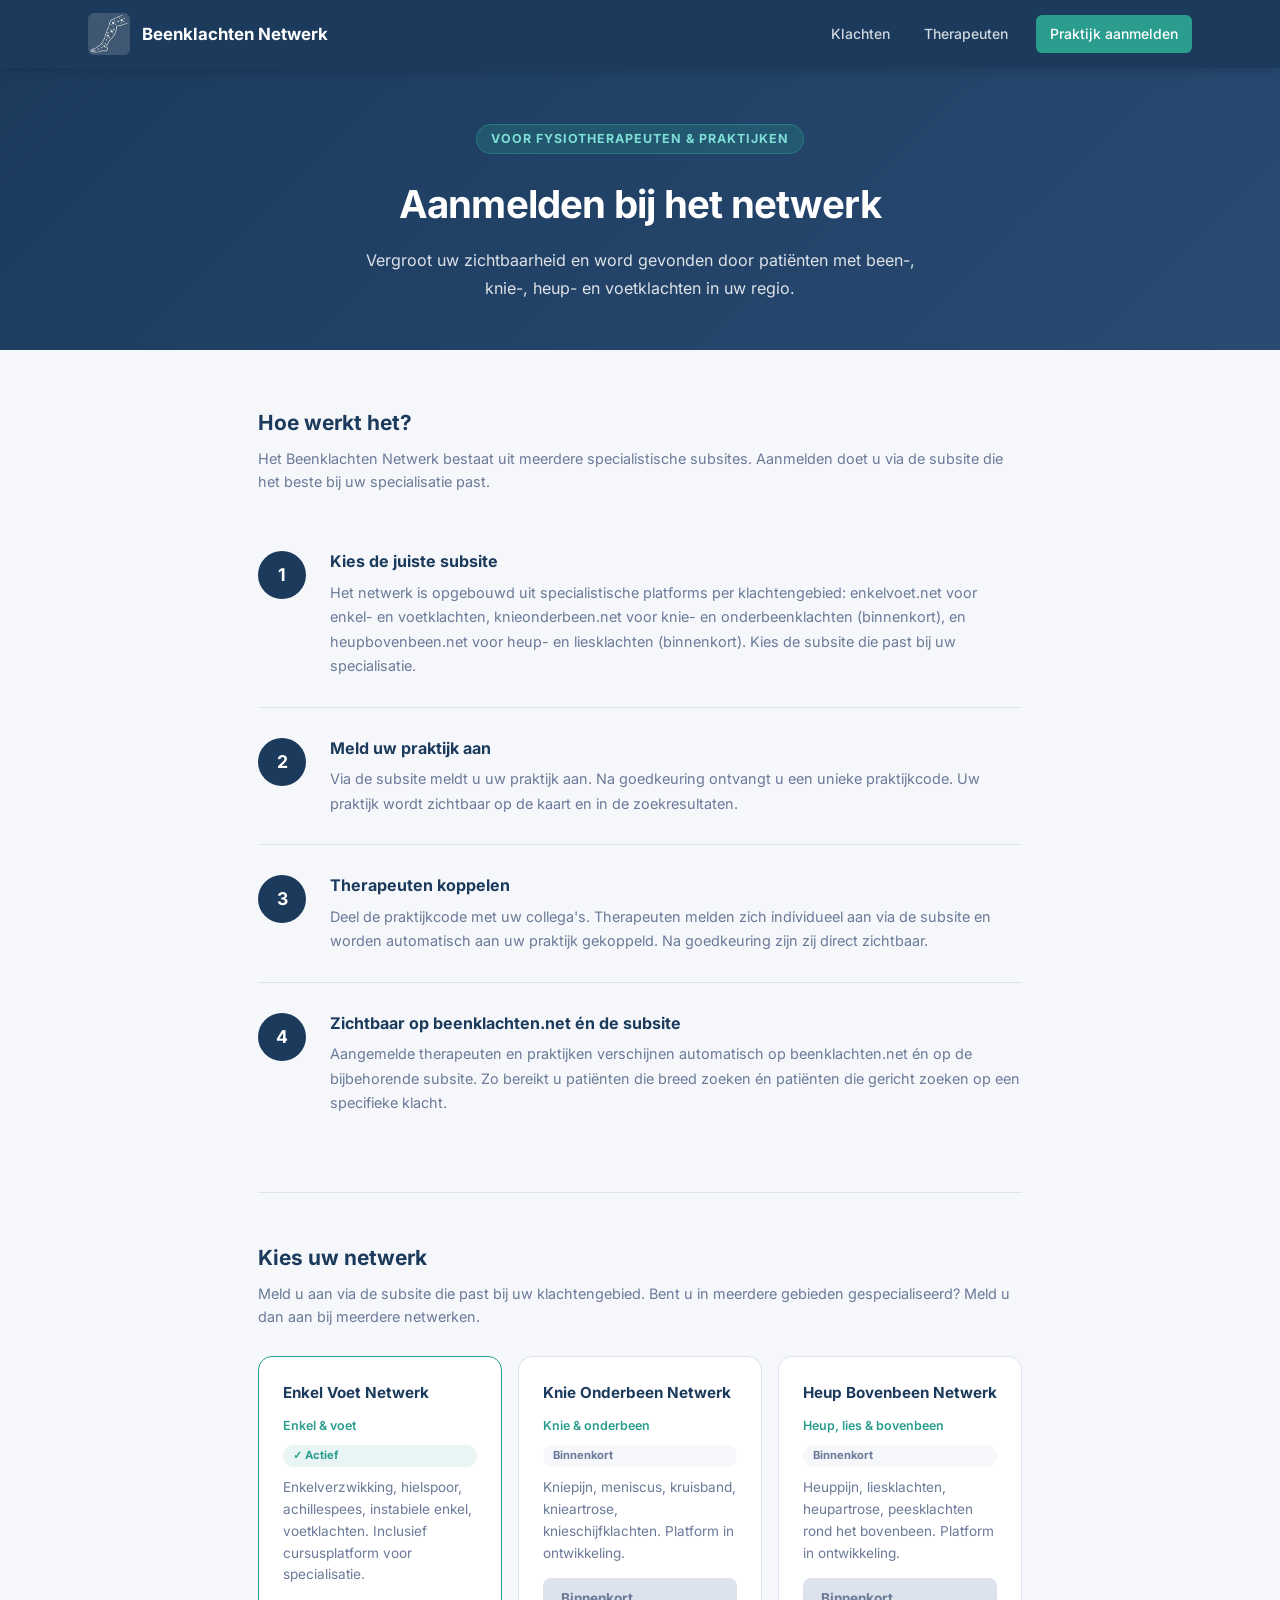
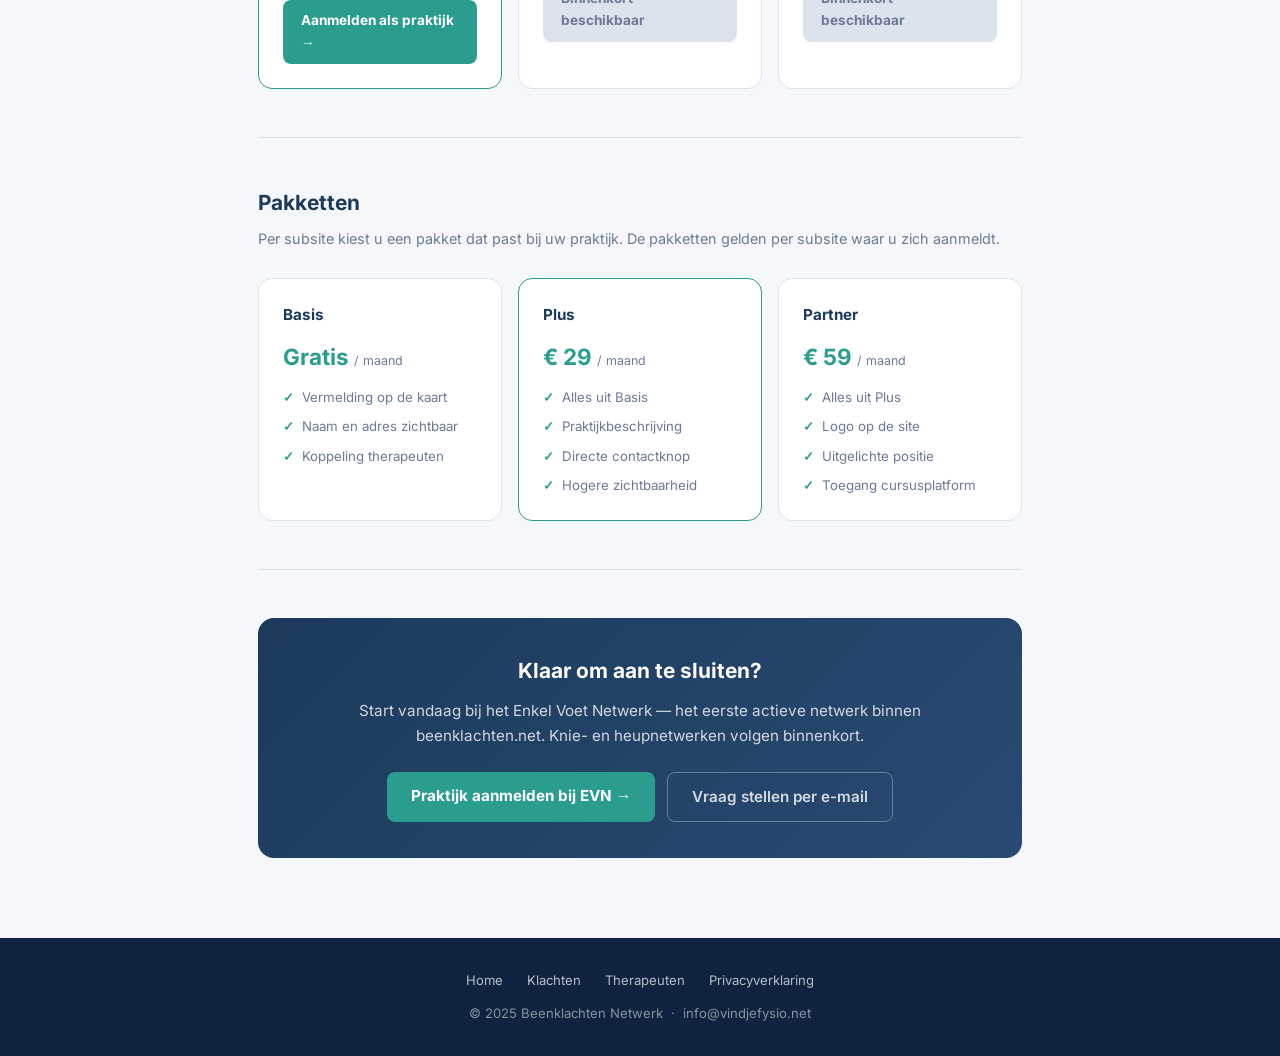
<file: aanmelden.html>
<!DOCTYPE html>
<html lang="nl">
<head>
  <meta charset="UTF-8" />
  <meta name="viewport" content="width=device-width, initial-scale=1.0" />
  <title>Aanmelden – Beenklachten Netwerk</title>
  <meta name="description" content="Meld uw praktijk of therapeuten aan bij het Beenklachten Netwerk. Zo werkt het." />
  <style>
    @font-face {
      font-family: 'Inter';
      src: url('fonts/inter-v20-latin-300.woff2') format('woff2');
      font-weight: 300; font-display: swap;
    }
    @font-face {
      font-family: 'Inter';
      src: url('fonts/inter-v20-latin-regular.woff2') format('woff2');
      font-weight: 400; font-display: swap;
    }
    @font-face {
      font-family: 'Inter';
      src: url('fonts/inter-v20-latin-500.woff2') format('woff2');
      font-weight: 500; font-display: swap;
    }
    @font-face {
      font-family: 'Inter';
      src: url('fonts/inter-v20-latin-600.woff2') format('woff2');
      font-weight: 600; font-display: swap;
    }
    @font-face {
      font-family: 'Inter';
      src: url('fonts/inter-v20-latin-700.woff2') format('woff2');
      font-weight: 700; font-display: swap;
    }

    *, *::before, *::after { box-sizing: border-box; margin: 0; padding: 0; }
    :root {
      --navy: #1B3A5C; --navy-dark: #0F2340;
      --teal: #2A9D8F; --teal-light: #E8F5F4;
      --grey-bg: #F5F7FA; --grey-border: #DDE3EC;
      --text: #1A1A2E; --text-muted: #6B7A99; --white: #FFFFFF;
    }
    html { scroll-behavior: smooth; }
    body { font-family: 'Inter', sans-serif; font-size: 16px; color: var(--text); background: var(--grey-bg); line-height: 1.6; }

    header { background: var(--navy); position: sticky; top: 0; z-index: 100; box-shadow: 0 2px 12px rgba(0,0,0,0.15); }
    .header-inner { max-width: 1200px; margin: 0 auto; padding: 0 clamp(1rem, 4vw, 3rem); display: flex; align-items: center; justify-content: space-between; height: 68px; }
    .logo { display: flex; align-items: center; gap: 12px; text-decoration: none; }
    .logo-icon { width: 42px; height: 42px; border-radius: 6px; object-fit: cover; }
    .logo-text { color: var(--white); font-weight: 700; font-size: 1.05rem; }
    nav { display: flex; gap: 6px; }
    nav a { color: rgba(255,255,255,0.8); text-decoration: none; font-size: 0.875rem; font-weight: 500; padding: 8px 14px; border-radius: 6px; transition: background 0.2s; }
    nav a:hover { background: rgba(255,255,255,0.12); color: var(--white); }
    nav a.cta { background: var(--teal); color: var(--white); margin-left: 8px; }
    @media (max-width: 700px) { nav { display: none; } }

    .hero { background: linear-gradient(135deg, var(--navy) 0%, #2A4A73 100%); color: var(--white); padding: 56px 24px 48px; text-align: center; }
    .hero-eyebrow { display: inline-block; background: rgba(42,157,143,0.25); border: 1px solid rgba(42,157,143,0.5); color: #7FDED5; font-size: 0.78rem; font-weight: 700; padding: 4px 14px; border-radius: 999px; margin-bottom: 20px; letter-spacing: 0.08em; text-transform: uppercase; }
    .hero h1 { font-size: clamp(1.8rem, 4vw, 2.4rem); font-weight: 700; margin-bottom: 12px; letter-spacing: -0.02em; }
    .hero p { opacity: 0.85; max-width: 560px; margin: 0 auto; font-size: 1rem; line-height: 1.7; }

    .content { max-width: 860px; margin: 56px auto 80px; padding: 0 clamp(1rem, 4vw, 3rem); }

    /* Hoe werkt het stappen */
    .uitleg-stappen { display: flex; flex-direction: column; gap: 0; margin-bottom: 48px; }
    .uitleg-stap { display: flex; gap: 24px; align-items: flex-start; padding: 28px 0; border-bottom: 1px solid var(--grey-border); }
    .uitleg-stap:last-child { border-bottom: none; }
    .stap-nr { width: 48px; height: 48px; border-radius: 50%; background: var(--navy); color: var(--white); font-size: 1.1rem; font-weight: 700; display: flex; align-items: center; justify-content: center; flex-shrink: 0; margin-top: 2px; }
    .stap-body h3 { font-size: 1rem; font-weight: 700; color: var(--navy); margin-bottom: 6px; }
    .stap-body p { font-size: 0.9rem; color: var(--text-muted); line-height: 1.7; }

    /* Netwerken uitleg */
    .sectie-kop { font-size: 1.3rem; font-weight: 700; color: var(--navy); margin-bottom: 8px; }
    .sectie-sub { font-size: 0.9rem; color: var(--text-muted); margin-bottom: 28px; line-height: 1.6; }

    .netwerk-kaarten { display: grid; grid-template-columns: repeat(auto-fill, minmax(240px, 1fr)); gap: 16px; margin-bottom: 48px; }
    .netwerk-kaart { background: var(--white); border: 1px solid var(--grey-border); border-radius: 14px; padding: 24px; display: flex; flex-direction: column; gap: 10px; }
    .netwerk-kaart.actief { border-color: var(--teal); }
    .netwerk-kaart .netwerk-naam { font-size: 0.95rem; font-weight: 700; color: var(--navy); }
    .netwerk-kaart .netwerk-focus { font-size: 0.78rem; color: var(--teal); font-weight: 600; }
    .netwerk-kaart .netwerk-omschrijving { font-size: 0.85rem; color: var(--text-muted); line-height: 1.6; }
    .badge-actief { display: inline-block; background: var(--teal-light); color: var(--teal); font-size: 0.7rem; font-weight: 700; padding: 2px 10px; border-radius: 999px; }
    .badge-binnenkort { display: inline-block; background: var(--grey-bg); color: var(--text-muted); font-size: 0.7rem; font-weight: 700; padding: 2px 10px; border-radius: 999px; }
    .netwerk-knop { display: inline-flex; align-items: center; gap: 6px; background: var(--teal); color: white; font-size: 0.85rem; font-weight: 700; padding: 10px 18px; border-radius: 8px; text-decoration: none; margin-top: 4px; transition: background 0.2s; }
    .netwerk-knop:hover { background: #238a7e; }
    .netwerk-knop.disabled { background: var(--grey-border); color: var(--text-muted); pointer-events: none; }

    /* Tiers */
    .tiers { display: grid; grid-template-columns: repeat(auto-fill, minmax(200px, 1fr)); gap: 16px; margin-bottom: 48px; }
    .tier-kaart { background: var(--white); border: 1px solid var(--grey-border); border-radius: 14px; padding: 24px; }
    .tier-naam { font-size: 0.95rem; font-weight: 700; color: var(--navy); margin-bottom: 12px; }
    .tier-prijs { font-size: 1.4rem; font-weight: 700; color: var(--teal); margin-bottom: 4px; }
    .tier-prijs span { font-size: 0.78rem; font-weight: 400; color: var(--text-muted); }
    .tier-lijst { list-style: none; margin-top: 12px; display: flex; flex-direction: column; gap: 8px; }
    .tier-lijst li { font-size: 0.83rem; color: var(--text-muted); display: flex; gap: 8px; align-items: flex-start; }
    .tier-lijst li::before { content: "✓"; color: var(--teal); font-weight: 700; flex-shrink: 0; }

    /* CTA blok */
    .cta-blok { background: linear-gradient(135deg, var(--navy) 0%, #2A4A73 100%); border-radius: 16px; padding: 36px; color: var(--white); text-align: center; }
    .cta-blok h2 { font-size: 1.3rem; font-weight: 700; margin-bottom: 12px; }
    .cta-blok p { opacity: 0.8; font-size: 0.95rem; margin-bottom: 24px; line-height: 1.6; }
    .cta-knoppen { display: flex; gap: 12px; justify-content: center; flex-wrap: wrap; }
    .btn-cta { background: var(--teal); color: white; padding: 12px 24px; border-radius: 8px; font-size: 0.95rem; font-weight: 700; text-decoration: none; transition: background 0.2s; }
    .btn-cta:hover { background: #238a7e; }
    .btn-outline { background: transparent; color: rgba(255,255,255,0.8); border: 1.5px solid rgba(255,255,255,0.3); padding: 12px 24px; border-radius: 8px; font-size: 0.95rem; font-weight: 600; text-decoration: none; transition: all 0.2s; }
    .btn-outline:hover { border-color: white; color: white; }

    .divider { border: none; border-top: 1px solid var(--grey-border); margin: 48px 0; }

    footer { background: var(--navy-dark); color: rgba(255,255,255,0.5); text-align: center; padding: 32px 24px; font-size: 0.82rem; }
    footer a { color: rgba(255,255,255,0.7); text-decoration: none; }
    .footer-links { display: flex; justify-content: center; gap: 24px; flex-wrap: wrap; margin-bottom: 12px; }
  </style>
</head>
<body>

<header>
  <div class="header-inner">
    <a href="index.html" class="logo">
      <img class="logo-icon" src="BKN_Logo.png" alt="Beenklachten Netwerk Logo" />
      <div class="logo-text">Beenklachten Netwerk</div>
    </a>
    <nav>
      <a href="index.html#klachten">Klachten</a>
      <a href="index.html#therapeuten">Therapeuten</a>
      <a href="aanmelden.html" class="cta">Praktijk aanmelden</a>
    </nav>
  </div>
</header>

<div class="hero">
  <div class="hero-eyebrow">Voor fysiotherapeuten & praktijken</div>
  <h1>Aanmelden bij het netwerk</h1>
  <p>Vergroot uw zichtbaarheid en word gevonden door patiënten met been-, knie-, heup- en voetklachten in uw regio.</p>
</div>

<div class="content">

  <!-- HOE WERKT HET -->
  <div class="sectie-kop">Hoe werkt het?</div>
  <div class="sectie-sub">Het Beenklachten Netwerk bestaat uit meerdere specialistische subsites. Aanmelden doet u via de subsite die het beste bij uw specialisatie past.</div>

  <div class="uitleg-stappen">
    <div class="uitleg-stap">
      <div class="stap-nr">1</div>
      <div class="stap-body">
        <h3>Kies de juiste subsite</h3>
        <p>Het netwerk is opgebouwd uit specialistische platforms per klachtengebied: enkelvoet.net voor enkel- en voetklachten, knieonderbeen.net voor knie- en onderbeen­klachten (binnenkort), en heupbovenbeen.net voor heup- en lies­klachten (binnenkort). Kies de subsite die past bij uw specialisatie.</p>
      </div>
    </div>
    <div class="uitleg-stap">
      <div class="stap-nr">2</div>
      <div class="stap-body">
        <h3>Meld uw praktijk aan</h3>
        <p>Via de subsite meldt u uw praktijk aan. Na goedkeuring ontvangt u een unieke praktijkcode. Uw praktijk wordt zichtbaar op de kaart en in de zoekresultaten.</p>
      </div>
    </div>
    <div class="uitleg-stap">
      <div class="stap-nr">3</div>
      <div class="stap-body">
        <h3>Therapeuten koppelen</h3>
        <p>Deel de praktijkcode met uw collega's. Therapeuten melden zich individueel aan via de subsite en worden automatisch aan uw praktijk gekoppeld. Na goedkeuring zijn zij direct zichtbaar.</p>
      </div>
    </div>
    <div class="uitleg-stap">
      <div class="stap-nr">4</div>
      <div class="stap-body">
        <h3>Zichtbaar op beenklachten.net én de subsite</h3>
        <p>Aangemelde therapeuten en praktijken verschijnen automatisch op beenklachten.net én op de bijbehorende subsite. Zo bereikt u patiënten die breed zoeken én patiënten die gericht zoeken op een specifieke klacht.</p>
      </div>
    </div>
  </div>

  <hr class="divider" />

  <!-- NETWERKEN -->
  <div class="sectie-kop">Kies uw netwerk</div>
  <div class="sectie-sub">Meld u aan via de subsite die past bij uw klachtengebied. Bent u in meerdere gebieden gespecialiseerd? Meld u dan aan bij meerdere netwerken.</div>

  <div class="netwerk-kaarten">
    <div class="netwerk-kaart actief">
      <div class="netwerk-naam">Enkel Voet Netwerk</div>
      <div class="netwerk-focus">Enkel & voet</div>
      <span class="badge-actief">✓ Actief</span>
      <div class="netwerk-omschrijving">Enkelverzwikking, hielspoor, achillespees, instabiele enkel, voetklachten. Inclusief cursusplatform voor specialisatie.</div>
      <a class="netwerk-knop" href="https://enkelvoet.net/locatie-worden.html" target="_blank">Aanmelden als praktijk →</a>
    </div>
    <div class="netwerk-kaart">
      <div class="netwerk-naam">Knie Onderbeen Netwerk</div>
      <div class="netwerk-focus">Knie & onderbeen</div>
      <span class="badge-binnenkort">Binnenkort</span>
      <div class="netwerk-omschrijving">Kniepijn, meniscus, kruisband, knieartrose, knieschijfklachten. Platform in ontwikkeling.</div>
      <a class="netwerk-knop disabled" href="#">Binnenkort beschikbaar</a>
    </div>
    <div class="netwerk-kaart">
      <div class="netwerk-naam">Heup Bovenbeen Netwerk</div>
      <div class="netwerk-focus">Heup, lies & bovenbeen</div>
      <span class="badge-binnenkort">Binnenkort</span>
      <div class="netwerk-omschrijving">Heuppijn, liesklachten, heupartrose, peesklachten rond het bovenbeen. Platform in ontwikkeling.</div>
      <a class="netwerk-knop disabled" href="#">Binnenkort beschikbaar</a>
    </div>
  </div>

  <hr class="divider" />

  <!-- PAKKETTEN -->
  <div class="sectie-kop">Pakketten</div>
  <div class="sectie-sub">Per subsite kiest u een pakket dat past bij uw praktijk. De pakketten gelden per subsite waar u zich aanmeldt.</div>

  <div class="tiers">
    <div class="tier-kaart">
      <div class="tier-naam">Basis</div>
      <div class="tier-prijs">Gratis <span>/ maand</span></div>
      <ul class="tier-lijst">
        <li>Vermelding op de kaart</li>
        <li>Naam en adres zichtbaar</li>
        <li>Koppeling therapeuten</li>
      </ul>
    </div>
    <div class="tier-kaart" style="border-color:var(--teal)">
      <div class="tier-naam">Plus</div>
      <div class="tier-prijs">€ 29 <span>/ maand</span></div>
      <ul class="tier-lijst">
        <li>Alles uit Basis</li>
        <li>Praktijkbeschrijving</li>
        <li>Directe contactknop</li>
        <li>Hogere zichtbaarheid</li>
      </ul>
    </div>
    <div class="tier-kaart">
      <div class="tier-naam">Partner</div>
      <div class="tier-prijs">€ 59 <span>/ maand</span></div>
      <ul class="tier-lijst">
        <li>Alles uit Plus</li>
        <li>Logo op de site</li>
        <li>Uitgelichte positie</li>
        <li>Toegang cursusplatform</li>
      </ul>
    </div>
  </div>

  <hr class="divider" />

  <!-- CTA -->
  <div class="cta-blok">
    <h2>Klaar om aan te sluiten?</h2>
    <p>Start vandaag bij het Enkel Voet Netwerk — het eerste actieve netwerk binnen beenklachten.net. Knie- en heupnetwerken volgen binnenkort.</p>
    <div class="cta-knoppen">
      <a class="btn-cta" href="https://enkelvoet.net/locatie-worden.html" target="_blank">Praktijk aanmelden bij EVN →</a>
      <a class="btn-outline" href="mailto:info@vindjefysio.net">Vraag stellen per e-mail</a>
    </div>
  </div>

</div>

<footer>
  <div class="footer-links">
    <a href="index.html">Home</a>
    <a href="index.html#klachten">Klachten</a>
    <a href="index.html#therapeuten">Therapeuten</a>
    <a href="privacy.html">Privacyverklaring</a>
  </div>
  <p>© 2025 Beenklachten Netwerk &nbsp;·&nbsp; info@vindjefysio.net</p>
</footer>

</body>
</html>
</file>
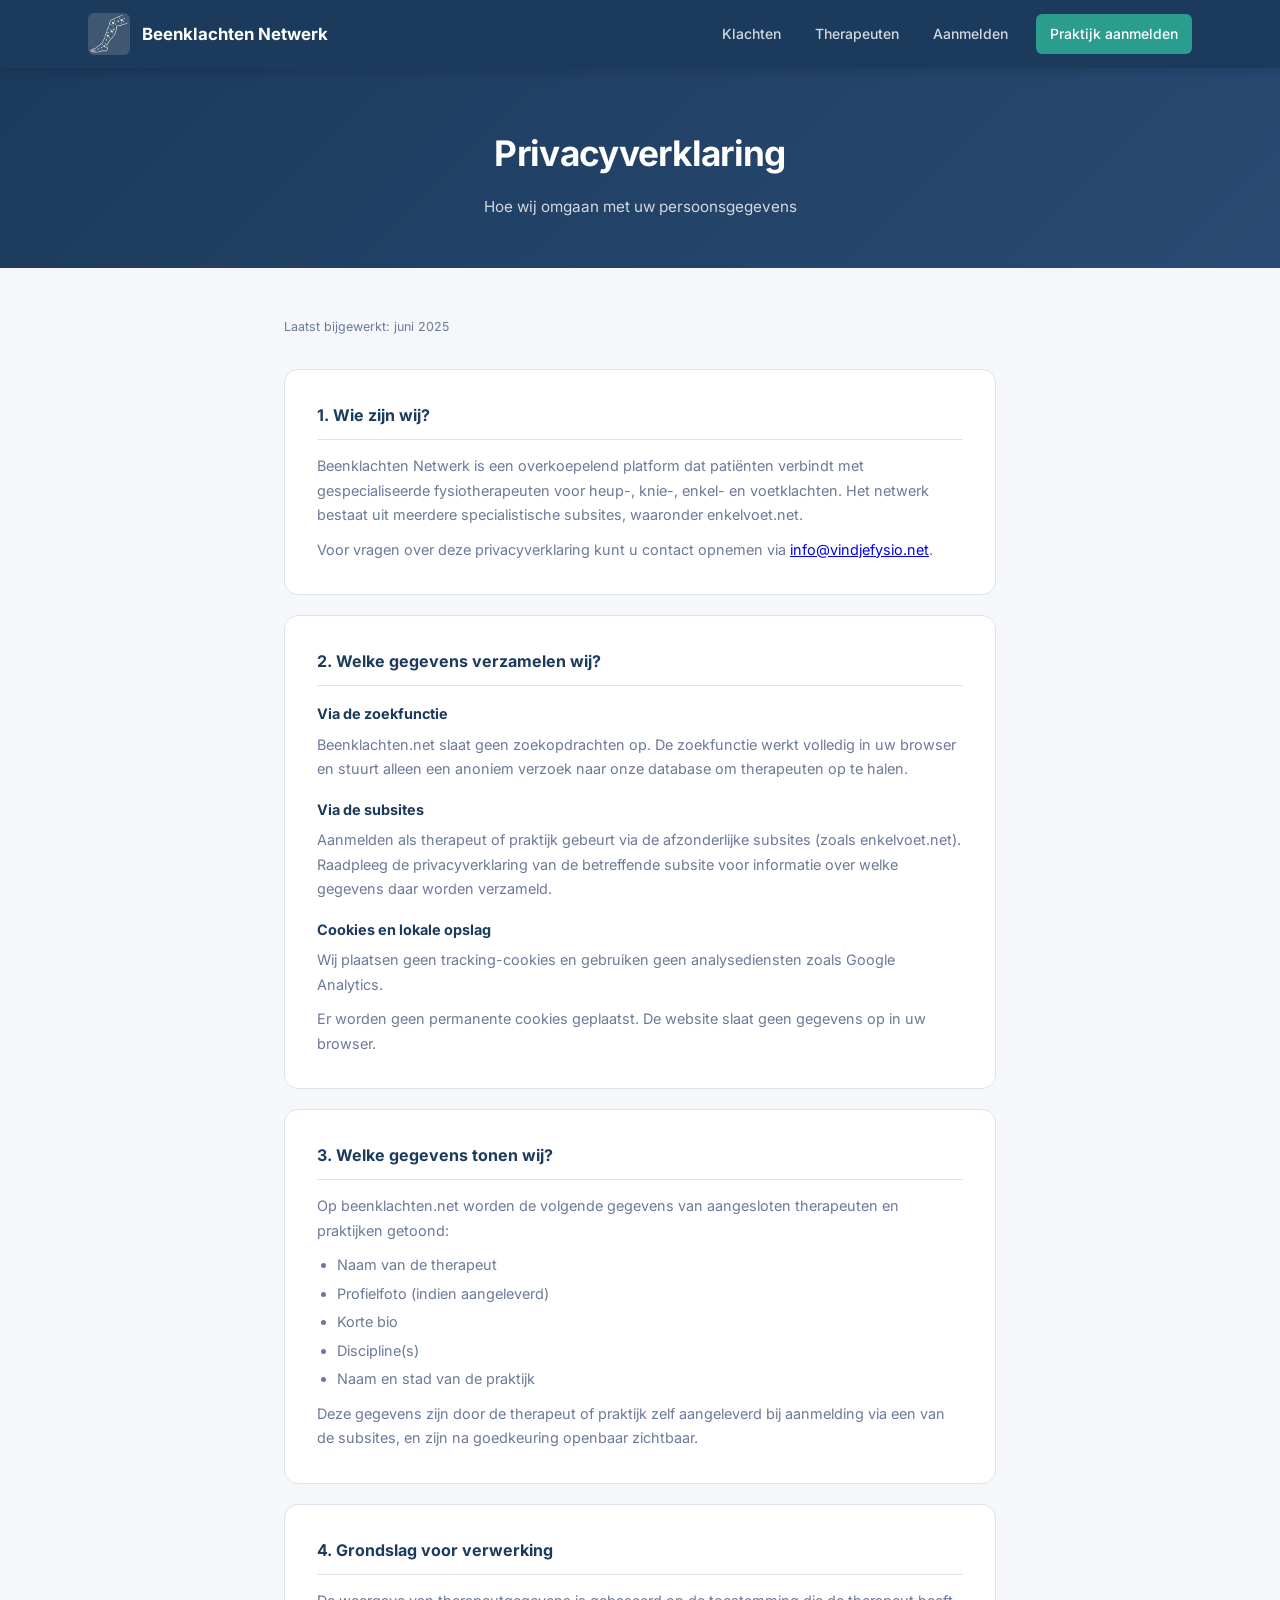
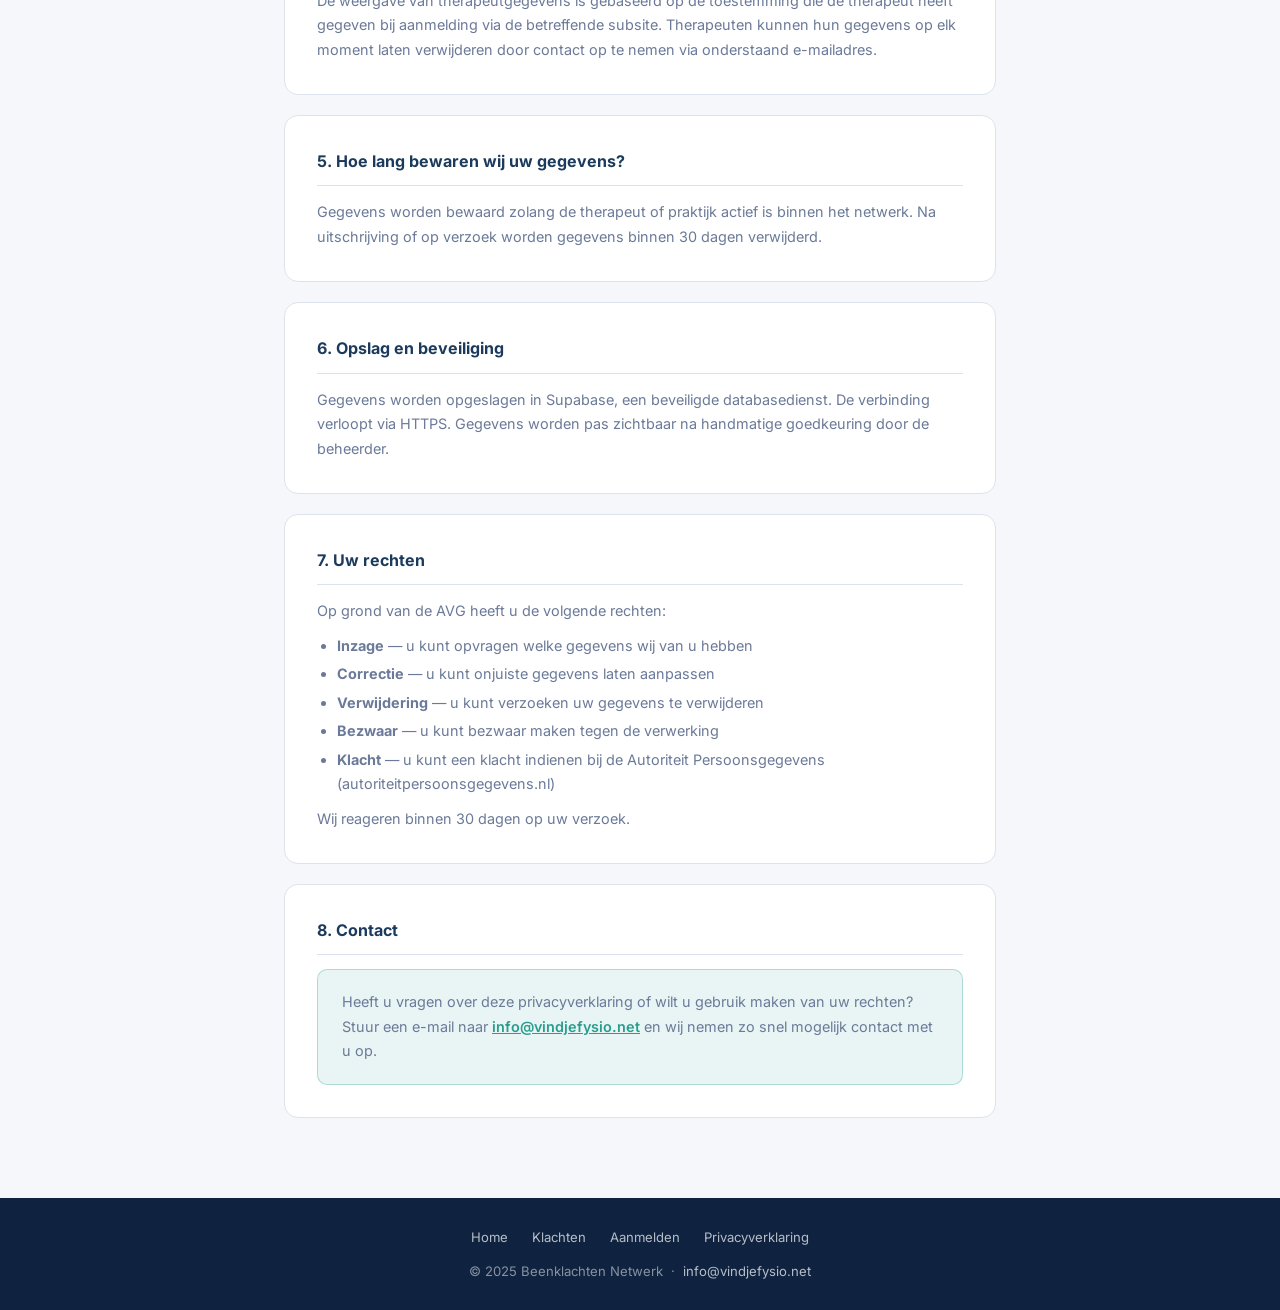
<file: privacy.html>
<!DOCTYPE html>
<html lang="nl">
<head>
  <meta charset="UTF-8" />
  <meta name="viewport" content="width=device-width, initial-scale=1.0" />
  <title>Privacyverklaring – Beenklachten Netwerk</title>
  <style>
    @font-face { font-family: 'Inter'; src: url('fonts/inter-v20-latin-300.woff2') format('woff2'); font-weight: 300; font-display: swap; }
    @font-face { font-family: 'Inter'; src: url('fonts/inter-v20-latin-regular.woff2') format('woff2'); font-weight: 400; font-display: swap; }
    @font-face { font-family: 'Inter'; src: url('fonts/inter-v20-latin-500.woff2') format('woff2'); font-weight: 500; font-display: swap; }
    @font-face { font-family: 'Inter'; src: url('fonts/inter-v20-latin-600.woff2') format('woff2'); font-weight: 600; font-display: swap; }
    @font-face { font-family: 'Inter'; src: url('fonts/inter-v20-latin-700.woff2') format('woff2'); font-weight: 700; font-display: swap; }
    *, *::before, *::after { box-sizing: border-box; margin: 0; padding: 0; }
    :root { --navy: #1B3A5C; --navy-dark: #0F2340; --teal: #2A9D8F; --teal-light: #E8F5F4; --grey-bg: #F5F7FA; --grey-border: #DDE3EC; --text: #1A1A2E; --text-muted: #6B7A99; --white: #FFFFFF; }
    body { font-family: 'Inter', sans-serif; font-size: 16px; color: var(--text); background: var(--grey-bg); line-height: 1.7; }
    header { background: var(--navy); position: sticky; top: 0; z-index: 100; box-shadow: 0 2px 12px rgba(0,0,0,0.15); }
    .header-inner { max-width: 1200px; margin: 0 auto; padding: 0 clamp(1rem, 4vw, 3rem); display: flex; align-items: center; justify-content: space-between; height: 68px; }
    .logo { display: flex; align-items: center; gap: 12px; text-decoration: none; }
    .logo-icon { width: 42px; height: 42px; border-radius: 6px; object-fit: cover; }
    .logo-text { color: var(--white); font-weight: 700; font-size: 1.05rem; }
    nav { display: flex; gap: 6px; }
    nav a { color: rgba(255,255,255,0.8); text-decoration: none; font-size: 0.875rem; font-weight: 500; padding: 8px 14px; border-radius: 6px; transition: background 0.2s; }
    nav a:hover { background: rgba(255,255,255,0.12); color: var(--white); }
    nav a.cta { background: var(--teal); color: var(--white); margin-left: 8px; }
    @media (max-width: 700px) { nav { display: none; } }
    .hero { background: linear-gradient(135deg, var(--navy) 0%, #2A4A73 100%); color: var(--white); padding: 56px 24px 48px; text-align: center; }
    .hero h1 { font-size: clamp(1.6rem, 3.5vw, 2.2rem); font-weight: 700; margin-bottom: 10px; letter-spacing: -0.02em; }
    .hero p { opacity: 0.8; font-size: 0.95rem; }
    .content { max-width: 760px; margin: 48px auto 80px; padding: 0 24px; }
    .content section { background: var(--white); border: 1px solid var(--grey-border); border-radius: 14px; padding: 32px; margin-bottom: 20px; }
    .content section h2 { font-size: 1rem; font-weight: 700; color: var(--navy); margin-bottom: 14px; padding-bottom: 10px; border-bottom: 1px solid var(--grey-border); }
    .content section h3 { font-size: 0.9rem; font-weight: 700; color: var(--navy); margin: 16px 0 6px; }
    .content section p { font-size: 0.9rem; color: var(--text-muted); margin-bottom: 10px; }
    .content section p:last-child { margin-bottom: 0; }
    .content section ul { margin: 8px 0 10px 20px; }
    .content section ul li { font-size: 0.9rem; color: var(--text-muted); margin-bottom: 4px; }
    .datum { font-size: 0.78rem; color: var(--text-muted); margin-bottom: 32px; }
    .contact-box { background: var(--teal-light); border: 1px solid rgba(42,157,143,0.3); border-radius: 10px; padding: 20px 24px; }
    .contact-box p { color: #1a6b62; }
    .contact-box a { color: var(--teal); font-weight: 600; }
    footer { background: var(--navy-dark); color: rgba(255,255,255,0.5); text-align: center; padding: 28px 24px; font-size: 0.82rem; }
    footer a { color: rgba(255,255,255,0.7); text-decoration: none; }
    .footer-links { display: flex; justify-content: center; gap: 24px; flex-wrap: wrap; margin-bottom: 12px; }
  </style>
</head>
<body>

<header>
  <div class="header-inner">
    <a href="index.html" class="logo">
      <img class="logo-icon" src="BKN_Logo.png" alt="Beenklachten Netwerk Logo" />
      <div class="logo-text">Beenklachten Netwerk</div>
    </a>
    <nav>
      <a href="index.html#klachten">Klachten</a>
      <a href="index.html#therapeuten">Therapeuten</a>
      <a href="aanmelden.html">Aanmelden</a>
      <a href="aanmelden.html" class="cta">Praktijk aanmelden</a>
    </nav>
  </div>
</header>

<div class="hero">
  <h1>Privacyverklaring</h1>
  <p>Hoe wij omgaan met uw persoonsgegevens</p>
</div>

<div class="content">
  <p class="datum">Laatst bijgewerkt: juni 2025</p>

  <section>
    <h2>1. Wie zijn wij?</h2>
    <p>Beenklachten Netwerk is een overkoepelend platform dat patiënten verbindt met gespecialiseerde fysiotherapeuten voor heup-, knie-, enkel- en voetklachten. Het netwerk bestaat uit meerdere specialistische subsites, waaronder enkelvoet.net.</p>
    <p>Voor vragen over deze privacyverklaring kunt u contact opnemen via <a href="mailto:info@vindjefysio.net">info@vindjefysio.net</a>.</p>
  </section>

  <section>
    <h2>2. Welke gegevens verzamelen wij?</h2>
    <h3>Via de zoekfunctie</h3>
    <p>Beenklachten.net slaat geen zoekopdrachten op. De zoekfunctie werkt volledig in uw browser en stuurt alleen een anoniem verzoek naar onze database om therapeuten op te halen.</p>

    <h3>Via de subsites</h3>
    <p>Aanmelden als therapeut of praktijk gebeurt via de afzonderlijke subsites (zoals enkelvoet.net). Raadpleeg de privacyverklaring van de betreffende subsite voor informatie over welke gegevens daar worden verzameld.</p>

    <h3>Cookies en lokale opslag</h3>
    <p>Wij plaatsen geen tracking-cookies en gebruiken geen analysediensten zoals Google Analytics.</p>
    <p>Er worden geen permanente cookies geplaatst. De website slaat geen gegevens op in uw browser.</p>
  </section>

  <section>
    <h2>3. Welke gegevens tonen wij?</h2>
    <p>Op beenklachten.net worden de volgende gegevens van aangesloten therapeuten en praktijken getoond:</p>
    <ul>
      <li>Naam van de therapeut</li>
      <li>Profielfoto (indien aangeleverd)</li>
      <li>Korte bio</li>
      <li>Discipline(s)</li>
      <li>Naam en stad van de praktijk</li>
    </ul>
    <p>Deze gegevens zijn door de therapeut of praktijk zelf aangeleverd bij aanmelding via een van de subsites, en zijn na goedkeuring openbaar zichtbaar.</p>
  </section>

  <section>
    <h2>4. Grondslag voor verwerking</h2>
    <p>De weergave van therapeutgegevens is gebaseerd op de toestemming die de therapeut heeft gegeven bij aanmelding via de betreffende subsite. Therapeuten kunnen hun gegevens op elk moment laten verwijderen door contact op te nemen via onderstaand e-mailadres.</p>
  </section>

  <section>
    <h2>5. Hoe lang bewaren wij uw gegevens?</h2>
    <p>Gegevens worden bewaard zolang de therapeut of praktijk actief is binnen het netwerk. Na uitschrijving of op verzoek worden gegevens binnen 30 dagen verwijderd.</p>
  </section>

  <section>
    <h2>6. Opslag en beveiliging</h2>
    <p>Gegevens worden opgeslagen in Supabase, een beveiligde databasedienst. De verbinding verloopt via HTTPS. Gegevens worden pas zichtbaar na handmatige goedkeuring door de beheerder.</p>
  </section>

  <section>
    <h2>7. Uw rechten</h2>
    <p>Op grond van de AVG heeft u de volgende rechten:</p>
    <ul>
      <li><strong>Inzage</strong> — u kunt opvragen welke gegevens wij van u hebben</li>
      <li><strong>Correctie</strong> — u kunt onjuiste gegevens laten aanpassen</li>
      <li><strong>Verwijdering</strong> — u kunt verzoeken uw gegevens te verwijderen</li>
      <li><strong>Bezwaar</strong> — u kunt bezwaar maken tegen de verwerking</li>
      <li><strong>Klacht</strong> — u kunt een klacht indienen bij de Autoriteit Persoonsgegevens (autoriteitpersoonsgegevens.nl)</li>
    </ul>
    <p>Wij reageren binnen 30 dagen op uw verzoek.</p>
  </section>

  <section>
    <h2>8. Contact</h2>
    <div class="contact-box">
      <p>Heeft u vragen over deze privacyverklaring of wilt u gebruik maken van uw rechten? Stuur een e-mail naar <a href="mailto:info@vindjefysio.net">info@vindjefysio.net</a> en wij nemen zo snel mogelijk contact met u op.</p>
    </div>
  </section>
</div>

<footer>
  <div class="footer-links">
    <a href="index.html">Home</a>
    <a href="index.html#klachten">Klachten</a>
    <a href="aanmelden.html">Aanmelden</a>
    <a href="privacy.html">Privacyverklaring</a>
  </div>
  <p>© 2025 Beenklachten Netwerk &nbsp;·&nbsp; <a href="mailto:info@vindjefysio.net">info@vindjefysio.net</a></p>
</footer>

</body>
</html>
</file>
